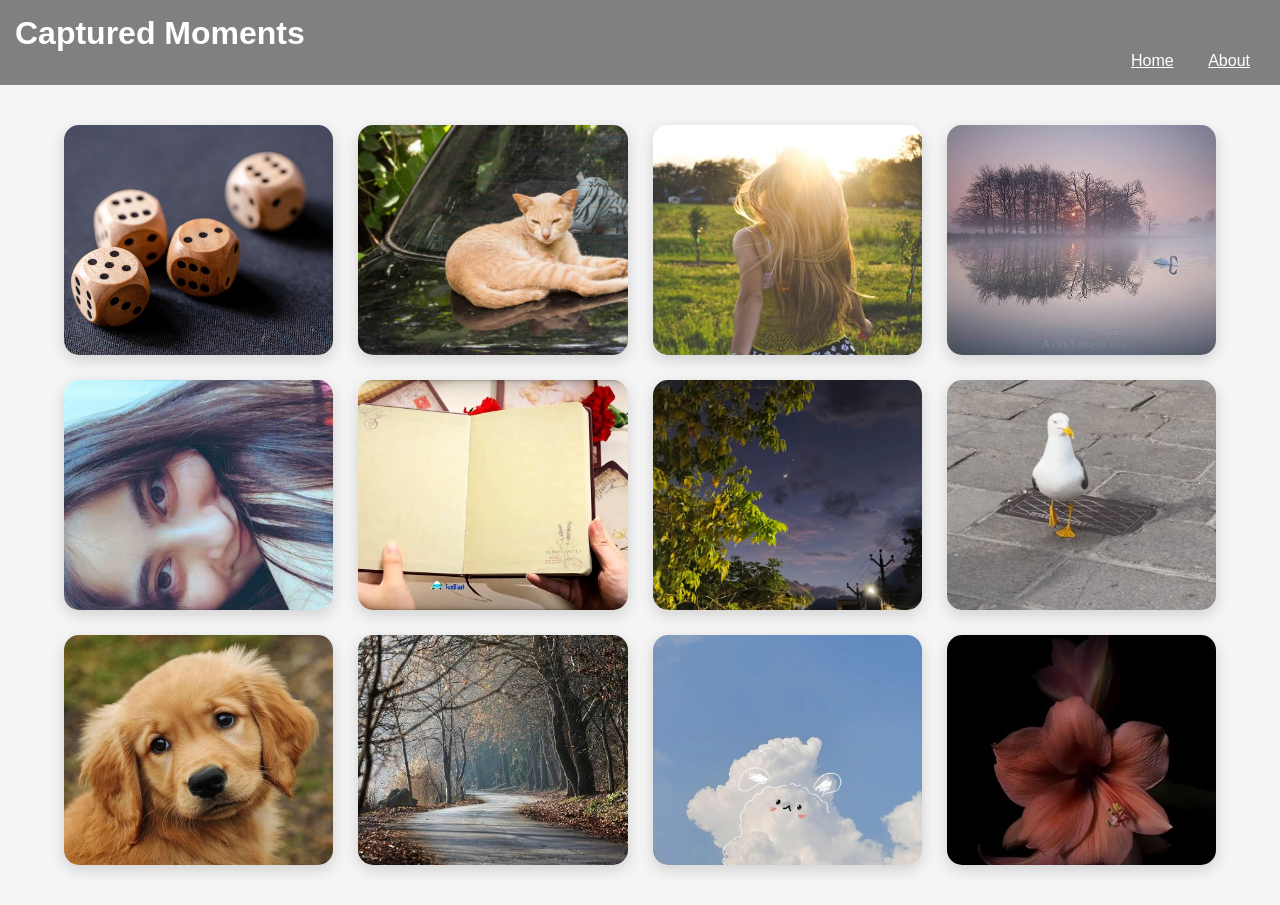
<file: index.html>
<html>
<head>
    <meta charset="UTF-8">
    <meta name="viewport" content="width=device-width, initial-scale=1.0">
    <link rel="stylesheet" href="style.css">
<style>
	header {
    background-color: gray;
    color: white;
    padding: 15px;
}

nav a {
    color: white;
    margin: 0 15px;

}
</style>
</head>
<body>
<header>
    <h1 style="text-align:left">Captured Moments</h1>
    <nav style="text-align: right">
        <a href="index.html">Home</a>
        <a href="about.html">About</a>
    </nav>
</header>
<main class="gallery">
    
        <div class="card">
            <img src="image1.jpg" alt="image 1" onclick="openImage(0)">
        </div>

        <div class="card">
            <img src="image2.jpg" alt="Image 2" onclick="openImage(1)">
        </div>

        <div class="card">
            <img src="image3.jpg" alt="Image 3" onclick="openImage(2)">
        </div>

        <div class="card">
            <img src="image4.jpg" alt="Image 4" onclick="openImage(3)">
        </div>

        <div class="card">
            <img src="image5.jpg" alt="Image 5" onclick="openImage(4)">
        </div>

        <div class="card">
            <img src="image6.jpg" alt="Image 6" onclick="openImage(5)">
        </div>

        <div class="card">
            <img src="image7.jpg" alt="Image 7" onclick="openImage(6)">
        </div>

        <div class="card">
            <img src="image8.jpg" alt="Image 8" onclick="openImage(7)">
        </div>
        <div class="card">
            <img src="image9.jpg" alt="Image 8" onclick="openImage(8)">
        </div>
        <div class="card">
            <img src="image10.jpg" alt="Image 8" onclick="openImage(9)">
        </div>
        <div class="card">
            <img src="image11.jpg" alt="Image 8" onclick="openImage(10)">
        </div>
        <div class="card">
            <img src="image12.jpg" alt="Image 8" onclick="openImage(11)">
        </div>

 </main>

    <!-- Full screen image preview -->
<div id="imagePopup" class="popup">

    <span class="close" onclick="closeImage()">×</span>

    <button class="prev" onclick="previousImage()">❮</button>

    <img id="popupImage">

    <button class="next" onclick="nextImage()">❯</button>

</div>
</div>

    <script src="script.js"></script>

</body>
</html>
</file>
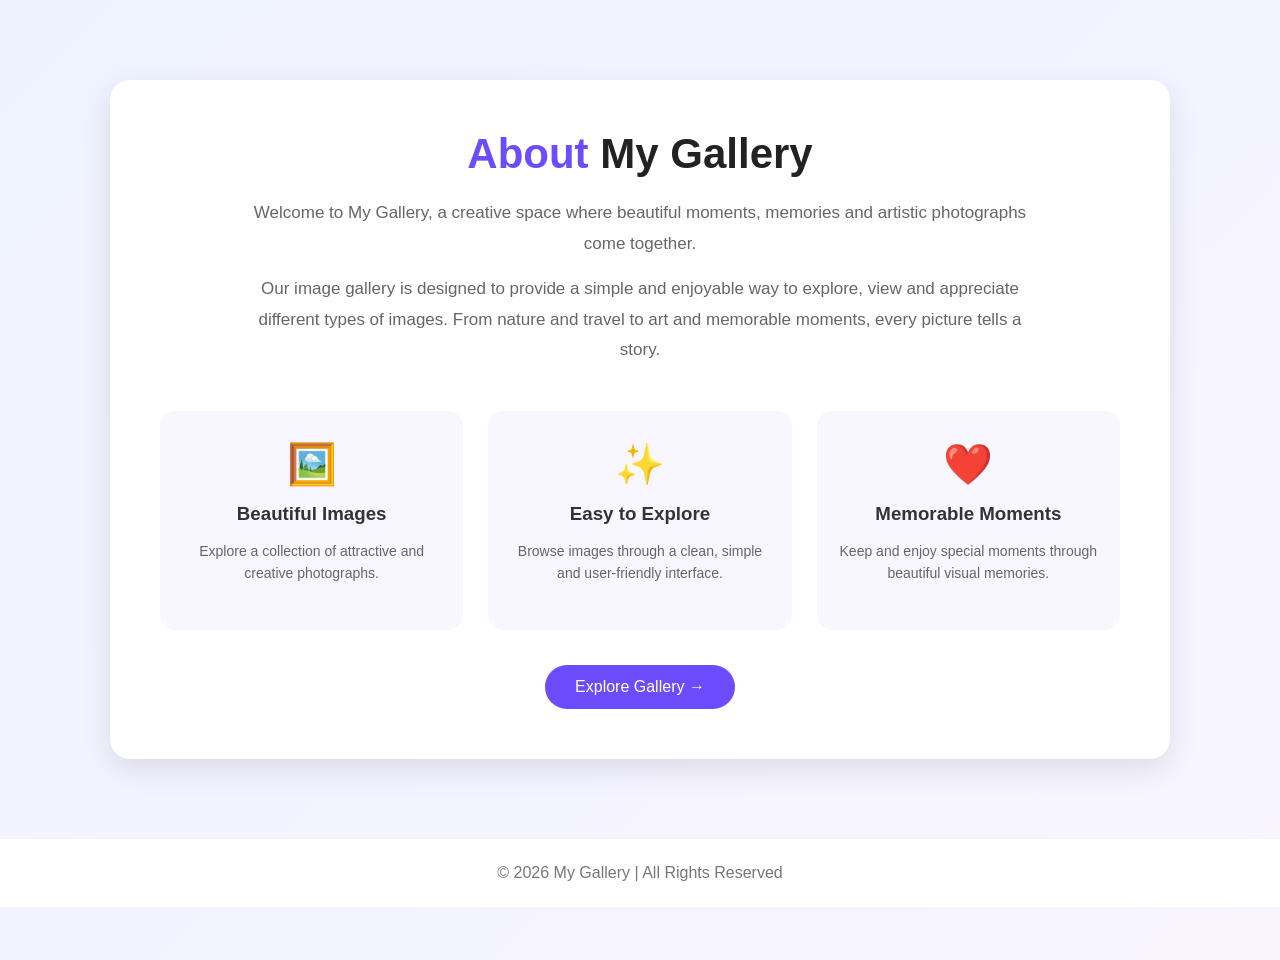
<file: about.html>
<!DOCTYPE html>
<html lang="en">
<head>
    <meta charset="UTF-8">
    <meta name="viewport" content="width=device-width, initial-scale=1.0">

    <title>About Us | Image Gallery</title>

    <style>
        * {
            margin: 0;
            padding: 0;
            box-sizing: border-box;
            font-family: Arial, sans-serif;
        }

        body {
            min-height: 100vh;
            background: linear-gradient(135deg, #eef2ff, #f8f5ff);
            color: #222;
        }


        .logo {
            font-size: 25px;
            font-weight: bold;
            color: #6c4cff;
        }

        nav ul {
            display: flex;
            list-style: none;
            gap: 30px;
        }

        nav ul li a {
            text-decoration: none;
            color: #333;
            font-size: 16px;
            transition: 0.3s;
        }

        nav ul li a:hover,
        nav ul li a.active {
            color: #6c4cff;
        }

        /* About Section */
        .about {
            max-width: 1100px;
            margin: 60px auto;
            padding: 20px;
        }

        .about-container {
            background: white;
            border-radius: 20px;
            padding: 50px;
            box-shadow: 0 10px 30px rgba(0,0,0,0.1);
            text-align: center;
        }

        .about-container h1 {
            font-size: 42px;
            color: #6c4cff;
            margin-bottom: 20px;
        }

        .about-container h1 span {
            color: #222;
        }

        .about-container p {
            max-width: 800px;
            margin: 15px auto;
            line-height: 1.8;
            color: #666;
            font-size: 17px;
        }

        /* Features */
        .features {
            display: grid;
            grid-template-columns: repeat(3, 1fr);
            gap: 25px;
            margin-top: 45px;
        }

        .card {
            padding: 30px 20px;
            background: #f8f7ff;
            border-radius: 15px;
            transition: 0.3s;
        }

        .card:hover {
            transform: translateY(-8px);
            box-shadow: 0 8px 20px rgba(0,0,0,0.1);
        }

        .card .icon {
            font-size: 40px;
            margin-bottom: 15px;
        }

        .card h3 {
            margin-bottom: 10px;
            color: #333;
        }

        .card p {
            font-size: 14px;
            line-height: 1.6;
        }

        /* Button */
        .btn {
            display: inline-block;
            margin-top: 35px;
            padding: 13px 30px;
            background: #6c4cff;
            color: white;
            text-decoration: none;
            border-radius: 30px;
            transition: 0.3s;
        }

        .btn:hover {
            background: #4d35c7;
            transform: scale(1.05);
        }

        /* Footer */
        footer {
            text-align: center;
            padding: 25px;
            background: #ffffff;
            margin-top: 50px;
            color: #777;
        }

        /* Responsive */
        @media (max-width: 768px) {

            nav {
                padding: 0 5%;
            }

            nav ul {
                gap: 15px;
            }

            .about {
                margin: 30px 15px;
            }

            .about-container {
                padding: 30px 20px;
            }

            .about-container h1 {
                font-size: 32px;
            }

            .features {
                grid-template-columns: 1fr;
            }
        }

        @media (max-width: 480px) {

            nav {
                height: auto;
                padding: 20px;
                flex-direction: column;
                gap: 15px;
            }

            nav ul {
                gap: 12px;
                flex-wrap: wrap;
                justify-content: center;
            }

            .about-container p {
                font-size: 15px;
            }
        }
    </style>
</head>

<body>

 

    <!-- About -->
    <section class="about">

        <div class="about-container">

            <h1>About <span>My Gallery</span></h1>

            <p>
                Welcome to My Gallery, a creative space where beautiful
                moments, memories and artistic photographs come together.
            </p>

            <p>
                Our image gallery is designed to provide a simple and
                enjoyable way to explore, view and appreciate different
                types of images. From nature and travel to art and
                memorable moments, every picture tells a story.
            </p>

            <!-- Features -->
            <div class="features">

                <div class="card">
                    <div class="icon">🖼️</div>
                    <h3>Beautiful Images</h3>
                    <p>
                        Explore a collection of attractive and
                        creative photographs.
                    </p>
                </div>

                <div class="card">
                    <div class="icon">✨</div>
                    <h3>Easy to Explore</h3>
                    <p>
                        Browse images through a clean, simple
                        and user-friendly interface.
                    </p>
                </div>

                <div class="card">
                    <div class="icon">❤️</div>
                    <h3>Memorable Moments</h3>
                    <p>
                        Keep and enjoy special moments through
                        beautiful visual memories.
                    </p>
                </div>

            </div>

            <a href="index.html" class="btn">Explore Gallery →</a>

        </div>

    </section>

    <!-- Footer -->
    <footer>
        <p>© 2026 My Gallery | All Rights Reserved</p>
    </footer>

    <script>
        // Small welcome effect
        window.onload = function () {
            console.log("Welcome to My Gallery!");
        };
    </script>

</body>
</html>
</file>
<file: style.css>
* {
    margin: 0;
    padding: 0;
    box-sizing: border-box;
}

body {
    font-family: Arial, sans-serif;
    background: #f5f5f5;
}
/* Gallery */

.gallery {
    width: 90%;
    max-width: 1300px;
    margin: 40px auto;

    display: grid;

    /* 4 images in one row */
    grid-template-columns: repeat(4, 1fr);

    gap: 25px;
}

.card {
    overflow: hidden;
    border-radius: 15px;
    background: white;
    box-shadow: 0 5px 15px rgba(0,0,0,0.15);

    transition: transform 0.3s, box-shadow 0.3s;
}

.card:hover {
    transform: translateY(-8px);
    box-shadow: 0 12px 25px rgba(0,0,0,0.25);
}

.card img {
    width: 100%;
    height: 230px;
    object-fit: cover;
    display: block;

    cursor: pointer;

    transition: transform 0.4s;
}

.card:hover img {
    transform: scale(1.08);
}

/* Popup */

.popup {
    display: none;

    position: fixed;
    z-index: 1000;

    top: 0;
    left: 0;

    width: 100%;
    height: 100%;

    background: rgba(0,0,0,0.85);

    justify-content: center;
    align-items: center;
}

.popup img {
    max-width: 85%;
    max-height: 85%;

    border-radius: 10px;
}

.popup span {
    position: absolute;

    top: 20px;
    right: 40px;

    font-size: 50px;
    color: white;

    cursor: pointer;
}


/* Tablet */

@media (max-width: 900px) {

    .gallery {
        grid-template-columns: repeat(2, 1fr);
    }

}


/* Mobile */

@media (max-width: 600px) {

    .gallery {
        grid-template-columns: 1fr;
    }

    header h1 {
        font-size: 30px;
    }

}
.popup {
    display: none;
    position: fixed;
    top: 0;
    left: 0;
    width: 100%;
    height: 100%;
    background: rgba(0,0,0,0.9);

    justify-content: center;
    align-items: center;
    flex-direction: column;
}

.popup img {
    width: 70%;
    max-width: 800px;
    max-height: 70vh;
    object-fit: contain;
    border-radius: 15px;
}

.close {
    position: absolute;
    top: 20px;
    right: 35px;

    color: white;
    font-size: 45px;
    cursor: pointer;
}

/* Previous & Next */

.buttons {
    margin-top: 25px;
    display: flex;
    gap: 20px;
}

.buttons button {
    padding: 12px 25px;

    border: none;
    border-radius: 25px;

    background: white;
    color: black;

    font-size: 16px;
    cursor: pointer;

    transition: 0.3s;
}

.buttons button:hover {
    background: #764ba2;
    color: white;
    transform: scale(1.05);
}
</file>
